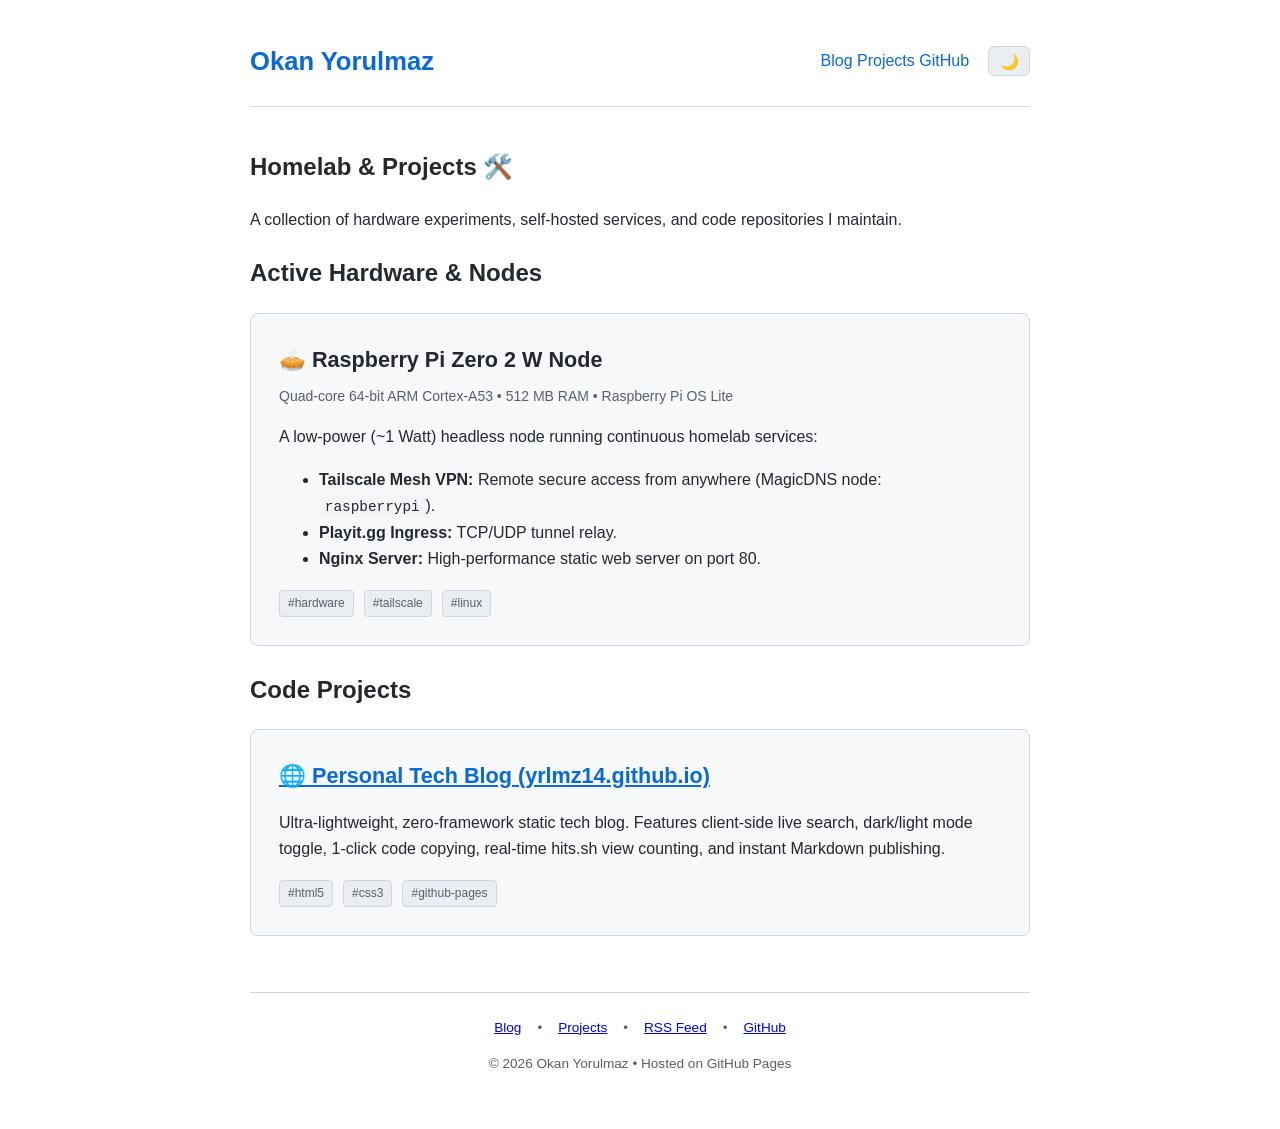
<file: projects.html>
<!DOCTYPE html>
<html lang="en">
<head>
  <meta charset="utf-8">
  <meta name="viewport" content="width=device-width, initial-scale=1">
  <title>Projects & Homelab | Okan Yorulmaz</title>
  
  <meta name="description" content="Hardware projects, homelab architecture, and software development portfolio by Okan Yorulmaz.">
  <meta name="author" content="Okan Yorulmaz">
  <meta name="robots" content="index, follow">
  <link rel="canonical" href="https://yrlmz14.github.io/projects.html">

  <link rel="stylesheet" href="/style.css">
  <script src="/main.js" defer></script>
</head>
<body>
  <header>
    <h1><a href="/">Okan Yorulmaz</a></h1>
    <div class="nav-container">
      <nav>
        <a href="/">Blog</a>
        <a href="/projects.html">Projects</a>
        <a href="https://github.com/yrlmz14" target="_blank" rel="noopener">GitHub</a>
      </nav>
      <button id="theme-toggle" class="theme-toggle" aria-label="Toggle theme">☀️</button>
    </div>
  </header>

  <main>
    <section class="intro">
      <h2>Homelab & Projects 🛠️</h2>
      <p>A collection of hardware experiments, self-hosted services, and code repositories I maintain.</p>
    </section>

    <section>
      <h2>Active Hardware & Nodes</h2>

      <div class="project-card">
        <h2>🥧 Raspberry Pi Zero 2 W Node</h2>
        <div class="post-meta">
          <span>Quad-core 64-bit ARM Cortex-A53 • 512 MB RAM • Raspberry Pi OS Lite</span>
        </div>
        <p>A low-power (~1 Watt) headless node running continuous homelab services:</p>
        <ul>
          <li><strong>Tailscale Mesh VPN:</strong> Remote secure access from anywhere (MagicDNS node: <code>raspberrypi</code>).</li>
          <li><strong>Playit.gg Ingress:</strong> TCP/UDP tunnel relay.</li>
          <li><strong>Nginx Server:</strong> High-performance static web server on port 80.</li>
        </ul>
        <div>
          <span class="tag">#hardware</span>
          <span class="tag">#tailscale</span>
          <span class="tag">#linux</span>
        </div>
      </div>

      <h2>Code Projects</h2>

      <div class="project-card">
        <h2><a href="https://github.com/yrlmz14/yrlmz14.github.io" target="_blank" rel="noopener">🌐 Personal Tech Blog (yrlmz14.github.io)</a></h2>
        <p>Ultra-lightweight, zero-framework static tech blog. Features client-side live search, dark/light mode toggle, 1-click code copying, real-time hits.sh view counting, and instant Markdown publishing.</p>
        <div>
          <span class="tag">#html5</span>
          <span class="tag">#css3</span>
          <span class="tag">#github-pages</span>
        </div>
      </div>
    </section>
  </main>

  <footer>
    <div class="footer-links">
      <a href="/">Blog</a> •
      <a href="/projects.html">Projects</a> •
      <a href="/rss.xml">RSS Feed</a> •
      <a href="https://github.com/yrlmz14" target="_blank" rel="noopener">GitHub</a>
    </div>
    <p>© 2026 Okan Yorulmaz • Hosted on GitHub Pages</p>
  </footer>
</body>
</html>
</file>
<file: style.css>
:root {
  --bg: #0d1117;
  --card-bg: #161b22;
  --text: #c9d1d9;
  --heading: #f0f6fc;
  --link: #58a6ff;
  --border: #30363d;
  --code-bg: #1f242c;
  --meta: #8b949e;
  --tag-bg: #21262d;
  --btn-bg: #21262d;
  --progress-bar: #58a6ff;
}

[data-theme="light"] {
  --bg: #ffffff;
  --card-bg: #f6f8fa;
  --text: #24292f;
  --heading: #0969da;
  --link: #0969da;
  --border: #d0d7de;
  --code-bg: #f3f4f6;
  --meta: #57606a;
  --tag-bg: #eaeef2;
  --btn-bg: #eaeef2;
  --progress-bar: #0969da;
}

[data-theme="dark"] {
  --bg: #0d1117;
  --card-bg: #161b22;
  --text: #c9d1d9;
  --heading: #f0f6fc;
  --link: #58a6ff;
  --border: #30363d;
  --code-bg: #1f242c;
  --meta: #8b949e;
  --tag-bg: #21262d;
  --btn-bg: #21262d;
  --progress-bar: #58a6ff;
}

* {
  box-sizing: border-box;
}

body {
  font-family: -apple-system, BlinkMacSystemFont, "Segoe UI", Roboto, Helvetica, Arial, sans-serif;
  line-height: 1.65;
  max-width: 820px;
  margin: 0 auto;
  padding: 2.5rem 1.25rem;
  background: var(--bg);
  color: var(--text);
  -webkit-font-smoothing: antialiased;
  transition: background-color 0.2s ease, color 0.2s ease;
}

#reading-progress {
  position: fixed;
  top: 0;
  left: 0;
  height: 3px;
  width: 0%;
  background: var(--progress-bar);
  z-index: 9999;
  transition: width 0.1s ease;
}

header {
  border-bottom: 1px solid var(--border);
  padding-bottom: 1.5rem;
  margin-bottom: 2.5rem;
  display: flex;
  justify-content: space-between;
  align-items: center;
  flex-wrap: wrap;
  gap: 1rem;
}

header h1 {
  margin: 0;
  font-size: 1.6rem;
}

header h1 a {
  color: var(--heading);
  text-decoration: none;
  font-weight: 700;
}

.nav-container {
  display: flex;
  align-items: center;
  gap: 1.2rem;
}

nav a {
  color: var(--link);
  text-decoration: none;
  font-weight: 500;
}

nav a:hover {
  text-decoration: underline;
}

.theme-toggle {
  background: var(--btn-bg);
  border: 1px solid var(--border);
  color: var(--text);
  cursor: pointer;
  padding: 0.4rem 0.65rem;
  border-radius: 6px;
  font-size: 0.95rem;
  line-height: 1;
  display: inline-flex;
  align-items: center;
  justify-content: center;
  transition: border-color 0.2s;
}

.theme-toggle:hover {
  border-color: var(--link);
}

.search-box {
  margin-bottom: 2rem;
}

.search-input {
  width: 100%;
  padding: 0.75rem 1rem;
  font-size: 1rem;
  background: var(--card-bg);
  border: 1px solid var(--border);
  border-radius: 8px;
  color: var(--text);
  outline: none;
  transition: border-color 0.2s;
}

.search-input:focus {
  border-color: var(--link);
}

.post-card, .project-card {
  background: var(--card-bg);
  border: 1px solid var(--border);
  border-radius: 8px;
  padding: 1.75rem;
  margin-bottom: 1.5rem;
  transition: transform 0.15s ease, border-color 0.15s ease;
}

.post-card:hover, .project-card:hover {
  transform: translateY(-2px);
  border-color: var(--link);
}

.post-card h2, .project-card h2 {
  margin-top: 0;
  margin-bottom: 0.5rem;
  font-size: 1.35rem;
}

.post-card h2 a, .project-card h2 a {
  color: var(--heading);
}

.post-meta {
  color: var(--meta);
  font-size: 0.875rem;
  margin-bottom: 0.75rem;
  display: flex;
  align-items: center;
  flex-wrap: wrap;
  gap: 0.5rem;
}

.tag {
  display: inline-block;
  background: var(--tag-bg);
  border: 1px solid var(--border);
  color: var(--meta);
  padding: 0.15rem 0.5rem;
  border-radius: 4px;
  font-size: 0.75rem;
  margin-right: 0.35rem;
}

article {
  background: var(--card-bg);
  border: 1px solid var(--border);
  border-radius: 8px;
  padding: 2.2rem;
  margin-bottom: 2rem;
}

pre {
  position: relative;
  background: var(--code-bg);
  padding: 1.2rem;
  border-radius: 8px;
  overflow-x: auto;
  border: 1px solid var(--border);
  line-height: 1.45;
}

pre code {
  font-family: ui-monospace, SFMono-Regular, Menlo, Monaco, Consolas, monospace;
  font-size: 0.9em;
  background: none;
  padding: 0;
}

code {
  font-family: ui-monospace, SFMono-Regular, Menlo, Monaco, Consolas, monospace;
  background: var(--code-bg);
  padding: 0.2em 0.4em;
  border-radius: 4px;
  font-size: 0.9em;
}

.copy-btn {
  position: absolute;
  top: 8px;
  right: 8px;
  background: var(--card-bg);
  border: 1px solid var(--border);
  color: var(--meta);
  border-radius: 5px;
  font-size: 0.75rem;
  padding: 0.25rem 0.55rem;
  cursor: pointer;
  transition: all 0.2s;
  opacity: 0.8;
}

.copy-btn:hover {
  opacity: 1;
  color: var(--heading);
  border-color: var(--link);
}

.copy-btn.copied {
  color: #3fb950;
  border-color: #3fb950;
}

.comments-section {
  background: var(--card-bg);
  border: 1px solid var(--border);
  border-radius: 8px;
  padding: 1.75rem;
  margin-top: 2.5rem;
}

footer {
  border-top: 1px solid var(--border);
  padding-top: 1.5rem;
  color: var(--meta);
  font-size: 0.85rem;
  text-align: center;
  margin-top: 3.5rem;
}

.footer-links {
  display: flex;
  justify-content: center;
  gap: 1rem;
  margin-bottom: 0.75rem;
}
</file>
